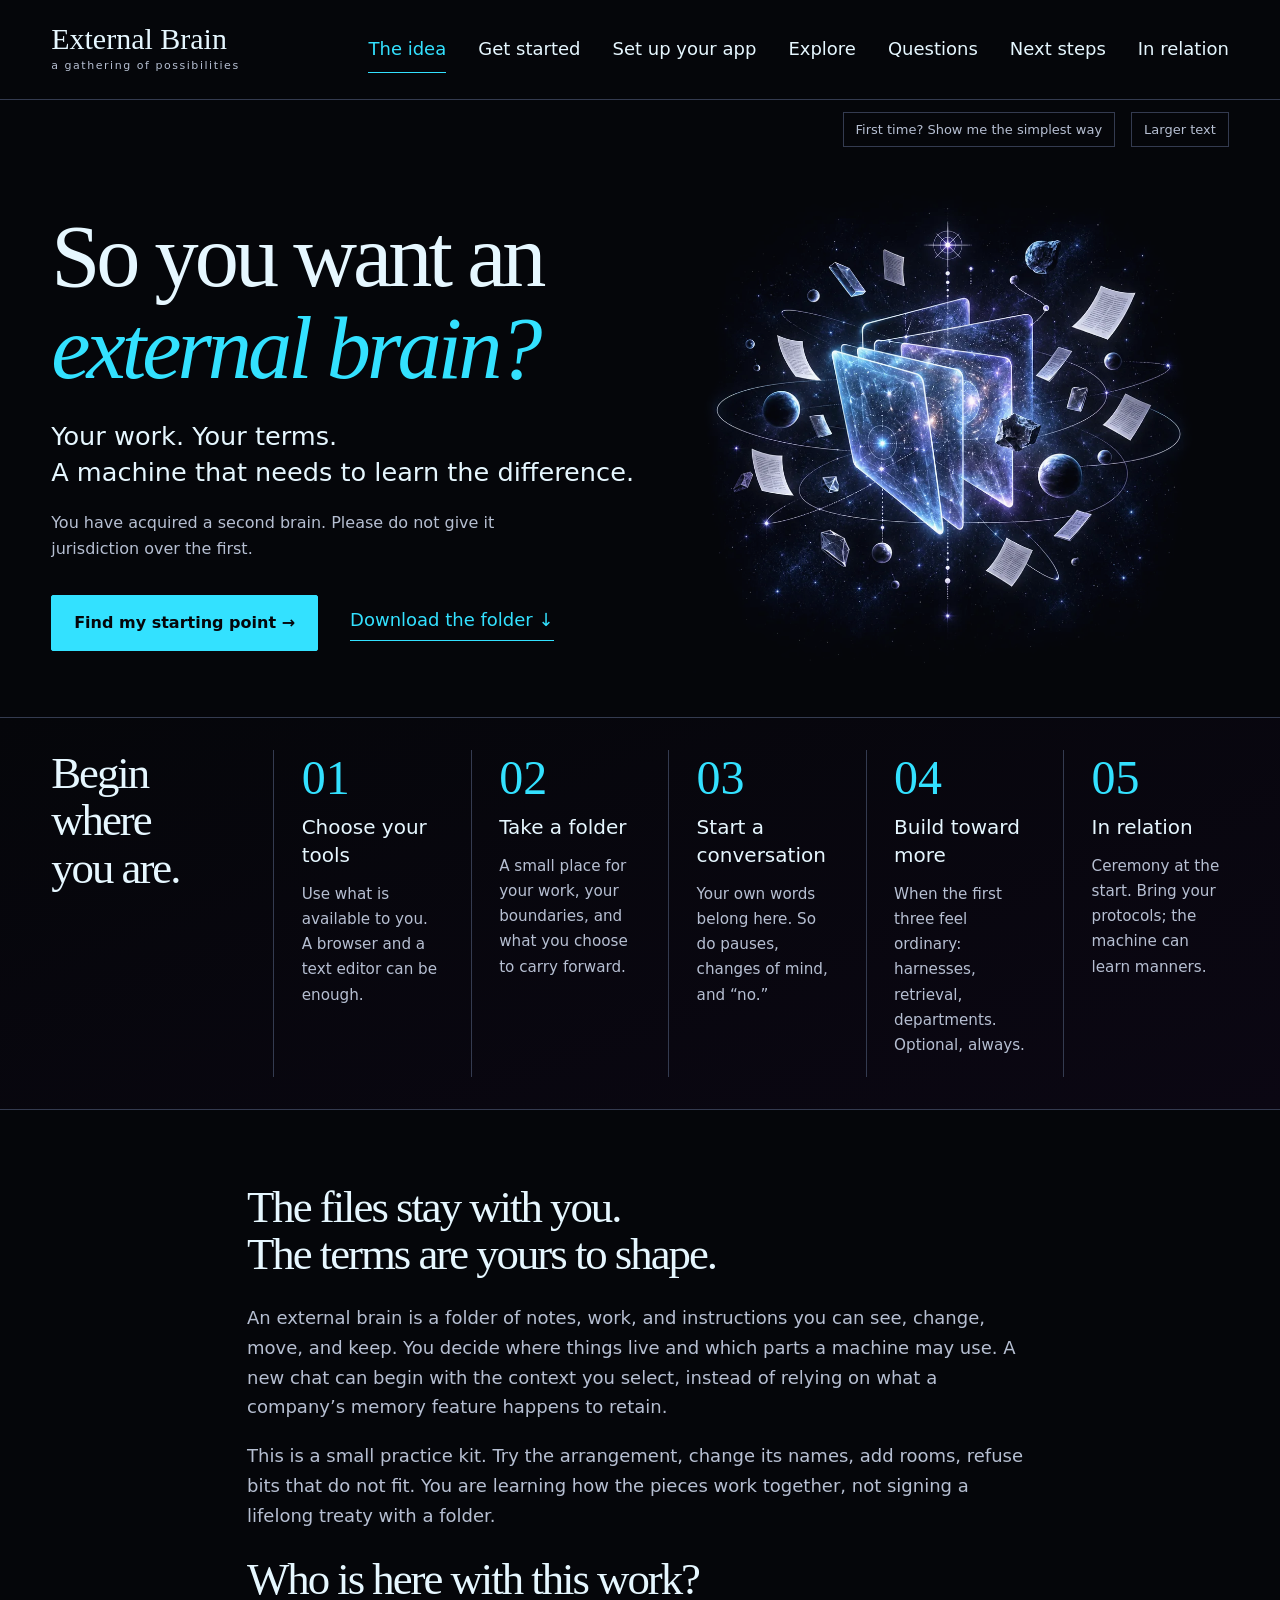
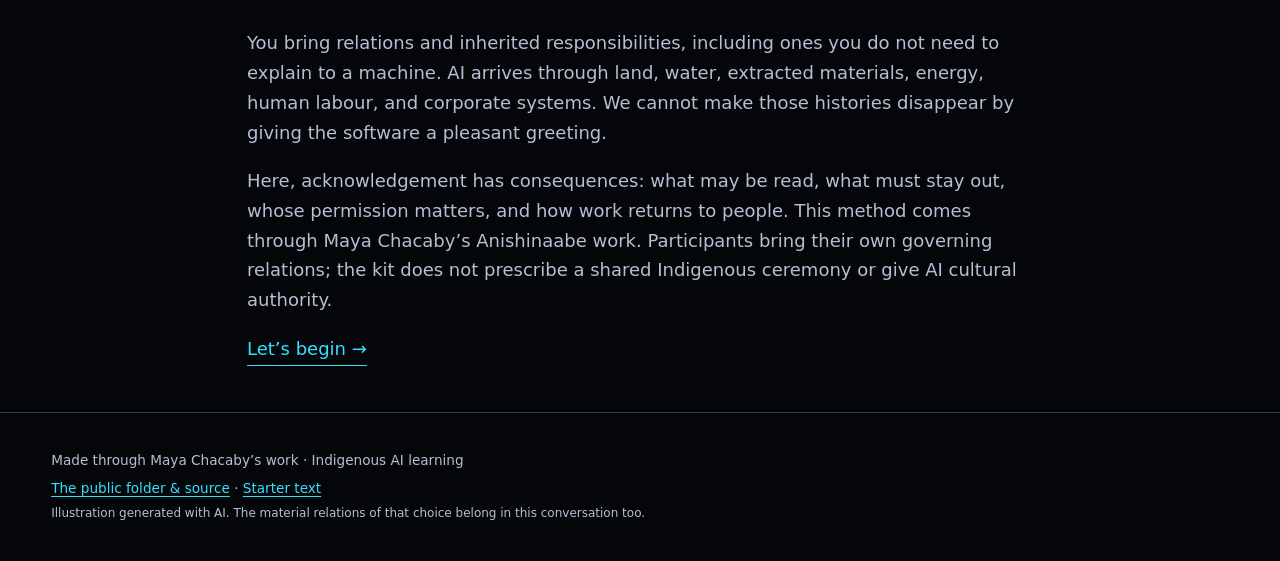
<file: site/index.html>
<!doctype html>
<html lang="en"><head><meta charset="utf-8"><meta name="viewport" content="width=device-width,initial-scale=1"><meta name="theme-color" content="#05060a"><meta name="description" content="A welcoming guide to an external brain: portable files, human choices, and relations that shape how AI participates."><title>So you want an external brain?</title><link rel="stylesheet" href="style.css"><script defer src="starter.js"></script><script defer src="app.js"></script></head>
<body><a class="skip" href="#main">Skip to the guide</a><header><a class="wordmark" href="#idea">External Brain<span> a gathering of possibilities</span></a><nav aria-label="Guide"><a href="#idea">The idea</a><a href="#start">Get started</a><a href="setup.html">Set up your app</a><a href="#explore">Explore</a><a href="#questions">Questions</a><a class="adv" href="#next">Next steps</a><a href="#relation">In relation</a></nav></header>
<div class="preferences"><button id="plain" aria-pressed="false">First time? Show me the simplest way</button><button id="room" aria-pressed="false">Larger text</button></div>
<main id="main">
<section id="idea" aria-labelledby="idea-title"><div class="hero"><div class="hero-copy"><h1 id="idea-title" tabindex="-1">So you want an<br><em>external brain?</em></h1><p class="lead">Your work. Your terms.<br>A machine that needs to learn the difference.</p><p class="intro" data-play="You have acquired a second brain. Please do not give it jurisdiction over the first." data-plain="Keep your files and decisions somewhere you choose. Use them to guide how AI works with you.">You have acquired a second brain. Please do not give it jurisdiction over the first.</p><div class="actions"><a class="button" href="#start">Find my starting point <span aria-hidden="true">→</span></a><a class="text-link" href="#start-download">Download the folder ↓</a></div></div><img class="cosmos" src="assets/folders.webp" alt="" width="900" height="900" fetchpriority="high"></div>
<div class="arrival"><h2>Begin where<br>you are.</h2><a href="#start-tools"><span class="number">01</span><h3>Choose your tools</h3><p>Use what is available to you. A browser and a text editor can be enough.</p></a><a href="#start-download"><span class="number">02</span><h3>Take a folder</h3><p>A small place for your work, your boundaries, and what you choose to carry forward.</p></a><a href="#start-conversation"><span class="number">03</span><h3>Start a conversation</h3><p>Your own words belong here. So do pauses, changes of mind, and “no.”</p></a><a class="adv" href="#next"><span class="number">04</span><h3>Build toward more</h3><p>When the first three feel ordinary: harnesses, retrieval, departments. Optional, always.</p></a><a href="#relation"><span class="number">05</span><h3>In relation</h3><p>Ceremony at the start. Bring your protocols; the machine can learn manners.</p></a></div>
<div class="reading"><h2>The files stay with you.<br>The terms are yours to shape.</h2><p>An external brain is a folder of notes, work, and instructions you can see, change, move, and keep. You decide where things live and which parts a machine may use. A new chat can begin with the context you select, instead of relying on what a company’s memory feature happens to retain.</p><p>This is a small practice kit. Try the arrangement, change its names, add rooms, refuse bits that do not fit. You are learning how the pieces work together, not signing a lifelong treaty with a folder.</p><h2>Who is here with this work?</h2><p>You bring relations and inherited responsibilities, including ones you do not need to explain to a machine. AI arrives through land, water, extracted materials, energy, human labour, and corporate systems. We cannot make those histories disappear by giving the software a pleasant greeting.</p><p>Here, acknowledgement has consequences: what may be read, what must stay out, whose permission matters, and how work returns to people. This method comes through Maya Chacaby’s Anishinaabe work. Participants bring their own governing relations; the kit does not prescribe a shared Indigenous ceremony or give AI cultural authority.</p><a class="text-link" href="#start">Let’s begin →</a></div></section>
<section id="start" aria-labelledby="start-title"><div class="section-head"><p class="section-number">01 / GET STARTED</p><h1 id="start-title" tabindex="-1">A folder. A conversation.<br><em>Your terms.</em></h1><p>Do one part at a time. Already done a part? Keep going.</p></div><div class="plain-only plain-box plain-intro"><p><strong>Before you start.</strong> Nothing on this page sends your words anywhere. The folder cannot be broken: if something goes wrong, download it again. You decide what goes into it.</p><p><strong>Five words.</strong> <em>Folder</em>: a place on your computer that holds files. <em>ZIP</em>: a packed folder; opening it unpacks the folder inside. <em>App</em>: a program you install on your computer, as opposed to a website. <em>Chat</em>: one conversation with the AI. <em>Paste</em>: put copied words into a box (Cmd+V on a Mac, Ctrl+V on Windows).</p></div><div class="steps" aria-label="Setup steps"><a href="#start-tools">1 · Your tools</a><a href="#start-download">2 · Your folder</a><a href="setup.html">Connect your app (walkthrough) ↗</a><a href="#start-conversation">3 · Your first conversation</a><a class="adv" href="#start-next">4 · Next steps</a></div>
<article id="start-tools"><h2>1. Use an AI arrangement you are comfortable with.</h2><p>You may have chosen a corporate service, or a model running on your own computer. Consider where the work goes, costs, material harms, and what your responsibilities permit. That choice can change. A paid subscription is not required by this kit.</p><div class="plain-only plain-box"><h3>Get an AI app that can open a folder on your computer.</h3><p>A chat website in your browser cannot open your folder, so this needs a desktop app. Choose one:</p><ul><li><a href="https://claude.com/download">Claude desktop app</a> (Mac or Windows)</li><li><a href="https://chatgpt.com/download/">ChatGPT desktop app</a> (Mac or Windows)</li></ul><ol><li>Download the app for your computer.</li><li>Install it and open it.</li><li>Sign in, or make an account. Type your password only into the app’s own sign-in screen.</li></ol><p>Already have one of these apps? Use it. On a work or school computer, ask your facilitator before installing anything. Some features need a paid plan; if something is locked, tell your facilitator.</p><a class="setup-link" href="setup.html">The full walkthrough: back up, privacy, the OneDrive trap, connecting the folder →</a></div><div class="columns adv"><div><h3>An app or browser</h3><p>Open one you already use, or choose its official site. If installing an app, download for your device, open it, and sign in there.</p><ul><li><a href="https://claude.com/download">Claude app</a> · <a href="https://claude.ai/">browser</a></li><li><a href="https://chatgpt.com/download/">ChatGPT app</a> · <a href="https://chatgpt.com/">browser</a></li></ul><p>A browser chat works by pasting text in and saving replies yourself. For the AI to open your folder itself, use the Claude or ChatGPT desktop app, or a local harness, and give it that one folder.</p><p>Passwords belong in the actual service’s sign-in screen. Your guide does not need them.</p></div><div><h3>A local model or harness</h3><p>A harness is software connecting a model to tools. This route can take more setup; a helper is welcome.</p><p>Something to build toward. A harness puts the controls on your side. It can send everyday work to a company’s model through an API (paying per use, usually under stricter data terms than the chat apps) and keep protected knowledge on a model running on your own computer. It also removes the app’s own layer: the company’s instructions, personality and memory features sitting between you and the model. For work with Indigenous knowledges, the decisions about where knowledge travels become yours.</p><ul><li><a href="https://ollama.com/download">Ollama</a> · <a href="https://docs.ollama.com/quickstart">setup guide</a></li><li><a href="https://github.com/NousResearch/hermes-agent">Hermes Agent setup</a></li><li><a href="https://openrouter.ai/docs/quickstart">OpenRouter guide</a> (remote routing)</li></ul><p>Open weights do not guarantee local processing. Check where your chosen model and tools send data. API charges can be separate from a chat subscription.</p></div></div><details><summary>Before bringing your own material</summary><p>Check the actual app’s file permissions, training/data-sharing settings, retention, and connected services. Ask the guide to find current official instructions for your app and account. Training opt-out does not make a cloud conversation local. We can begin with an empty note while settings are unresolved.</p><p>A work or school administrator may control these settings. Do not bypass those restrictions; ask for a permitted route.</p></details></article>
<article id="start-download"><h2>2. Download one folder.</h2><p class="adv" data-play="Both editions carry the same method. There is no secret third edition reserved for people who enjoy installing things." data-plain="Choose either edition. They contain the same method; only the file format differs.">Both editions carry the same method. There is no secret third edition reserved for people who enjoy installing things.</p><div class="columns downloads"><div><h3>Plain Text</h3><p>Ordinary .txt files. Open and edit them in Notepad, TextEdit, or another text editor.</p><a class="button" download href="downloads/Your%20External%20Brain%20-%20Plain%20Text.zip">Download Plain Text ↓</a><p>No Markdown app needed.</p></div><div class="adv"><h3>Markdown</h3><p>Readable .md text files with simple formatting. Obsidian is an optional way to see and connect them.</p><a class="button secondary" download href="downloads/Your%20External%20Brain%20-%20Markdown.zip">Download Markdown ↓</a><p>Use a text editor or <a href="https://obsidian.md/download">download Obsidian</a>.</p></div></div><div class="plain-only plain-box"><h3>Open the folder.</h3><ol><li>Click <strong>Download Plain Text</strong>.</li><li>Open your <strong>Downloads</strong> folder.</li><li>Mac: double-click the file you downloaded. Windows: right-click it and choose <strong>Extract All</strong>. A folder appears.</li><li>Move that folder somewhere you will find it again, such as Documents.</li><li>Open it. You should see a file called <strong>START-HERE</strong>.</li></ol></div><h3 class="adv">Unpack it somewhere you can find again.</h3><p class="adv"><strong>Mac:</strong> find the ZIP in Downloads and double-click it. <strong>Windows:</strong> right-click → Extract All. <strong>Phone/tablet:</strong> use your Files/archive app; ask for device-specific help if needed. Move the extracted folder to a place you choose. Open that folder, not the ZIP preview.</p><details><summary>Plain Text: which app opens it?</summary><p>Windows: Notepad. Mac: TextEdit; keep files as plain text (.txt), not rich text (.rtf). Linux: your usual text editor. On a phone or tablet, use a trusted editor that can save back to your chosen folder. Open the editor first and use File → Open if double-clicking fails.</p></details><details class="adv"><summary>Markdown: open it in Obsidian</summary><ol><li>Install and open <a href="https://obsidian.md/download">Obsidian</a>.</li><li>Choose <strong>Open folder as vault</strong> and select the extracted Markdown folder. A vault is simply the folder you are opening.</li><li>In Settings → Files and links, enable <strong>Show all file types</strong>. This displays files; it does not add editors for every format.</li><li>Suggested: Automatically update internal links on; Use Wikilinks off for portable links. Choose Editor → Live preview and adjust Appearance → font size to suit you.</li><li>Open README.md. Open START-HERE.txt in your normal text editor if Obsidian cannot display it.</li></ol><p>No plugins or sync service needed. Obsidian does not connect a model to your files automatically. <a href="https://obsidian.md/help/manage-vaults">Official vault help</a>.</p></details></article>
<article id="start-conversation"><h2>3. Give your AI the opening.</h2><div class="plain-only plain-box"><h3>Connect the folder, then paste the opening.</h3><ol><li><strong>Give the app your folder.</strong> In ChatGPT: choose <strong>Work</strong>, then open a local folder and pick the folder you just made. In Claude: use <strong>Cowork</strong> and add the folder, or on a free plan open <strong>Settings</strong>, then <strong>Extensions</strong>, add <strong>Filesystem</strong>, and choose the same folder.</li><li>Open <strong>START-HERE</strong> in your folder, select all the words, and copy them. Or press the button below.</li><li>Start a new chat in the app, paste, and send.</li><li>Answer its first question. It goes one step at a time and waits for you.</li></ol><p>If the screen looks different from these words, believe the screen and ask your facilitator. Menus move.</p><a class="setup-link" href="setup.html">Having trouble connecting the folder? Walk through it step by step →</a></div><p class="adv"><a class="setup-link" href="setup.html">Having trouble getting your app to open the folder? Set up your app, step by step →</a></p><p>Open <strong>START-HERE.txt</strong> in your extracted folder. Copy all its words, paste them into a new AI conversation, and send. Or use the identical text below.</p><button class="button" id="copy-starter">Copy the whole opening</button><p id="copy-status" role="status" aria-live="polite"></p><details><summary>Read or manually copy the opening</summary><label for="starter">Starter text — select all and copy</label><textarea id="starter" readonly rows="14" spellcheck="false"></textarea><p><a href="START-HERE.txt" download>Download just START-HERE.txt</a>. On Mac use Command+A then Command+C inside the text; Windows/Linux Ctrl+A then Ctrl+C. Paste into your AI’s message box and send.</p></details><p>The guide should acknowledge its part, ask one useful setup question, and wait for you. After your first saved note, it offers a walk through your context, boundaries, PM, projects, and the other rooms—one at a time, with permission to skip or pause. It should notice useful things to keep and ask about the exact words and destination; you do not need to remember to say “put this in my brain.” Nothing you say is automatically a permanent note. You can be casual, formal, uncertain, funny, or quiet. You do not owe the machine a job-interview voice.</p><details><summary>It summarized the instructions instead of starting.</summary><p>Tell it: <strong>“Begin guiding me now. Give me the first step and wait.”</strong> If that still fails, tell your facilitator what happened. Models do not all follow instructions equally well.</p></details><details><summary>It cannot see or save my files.</summary><p data-play="The machine may have described a door it does not possess. This happens rather a lot for something so confident about architecture." data-plain="Your app may not have tools for reading or saving local files.">The machine may have described a door it does not possess. This happens rather a lot for something so confident about architecture.</p><p>Say: “Check what tools you actually have. If you cannot open this folder, help me paste only the needed text and save your reply myself.” Naming a folder in chat does not connect it. Grant access only to material you intend it to use.</p></details><details><summary>A permission, setting, or download is blocking me.</summary><p>Tell the guide your device, the app, and the exact message on screen, leaving out passwords and private details. Ask for one next step. If the account or device is managed, ask its administrator or your facilitator. You can pause and explore the empty starter folder.</p></details><p><a class="text-link" href="#explore">What could we make with this? →</a></p></article><article id="start-next" class="adv"><h2>4. When you want more control.</h2><p>A folder and a conversation are enough to begin. Later you might want the AI to choose between models, search your notes by itself, or carry jobs on a schedule. Those are things to build toward, one piece at a time, once the first three steps feel ordinary.</p><p><a href="#next">See next steps →</a></p></article></section>
<section id="explore" aria-labelledby="explore-title"><div class="section-head"><p class="section-number">02 / POSSIBILITIES</p><h1 id="explore-title" tabindex="-1">There is room for<br><em>your kind of thinking.</em></h1><p>A folder can hold a wandering thought without demanding its five-year plan.</p></div><div class="reading"><h2>What is the “stack”?</h2><p>The pieces between you and a response. Knowing which piece does what gives you more choices.</p><ol class="stack"><li><strong>Your files</strong><span>Where you keep work and decisions. You choose the location and backups.</span></li><li><strong>A reader or editor</strong><span>Notepad, TextEdit, Obsidian… lets you see and change the files.</span></li><li><strong>An AI app or harness</strong><span>Accepts pasted text, attachments, or explicitly permitted folder access.</span></li><li><strong>A model</strong><span>Processes the context it receives, locally or remotely. It can misunderstand.</span></li><li><strong>Your review, then a saved note</strong><span>You decide what is worth carrying forward. Save it where the next conversation can find it.</span></li></ol><h2>Choose something to try.</h2><p>These are invitations to use in your own AI chat. Nothing runs on this page.</p></div><div class="possibilities"><article><h3>Give a thought somewhere to land.</h3><p>Drag permitted files into <strong>00 HUMAN PUT STUFF HERE</strong>. Ask the PM to suggest homes and clarify uncertain material before moving it.</p><blockquote>Help me sort these selected files. First check the boundaries. Suggest where each belongs and ask about anything unclear.</blockquote></article><article><h3>Let the PM learn its job.</h3><p>Choose what it helps notice: promises, tangents, unfinished work, or a place to return after a long pause. You decide the job description.</p><blockquote>Help me set up the PM as my main guide. Ask what I want help carrying and what I want left alone, one question at a time.</blockquote></article><article><h3>Add a superpower.</h3><p>A writing companion? A project return-note? A website draft? A helper that checks names before sharing? A skill is reusable guidance; it still needs suitable tools and review.</p><blockquote>Help me choose one useful skill for this folder. Explain what it needs, what it may touch, and when it must stop and ask.</blockquote></article><article><h3>Bring an old conversation back.</h3><p>The Muck can hold selected chat exports as an archive. Importing, reading, and connecting them to the Constellation or One List are separate choices.</p><blockquote>Help me bring in a selected session export. Before reading it, agree what is allowed. Ask before turning anything into context or tasks.</blockquote></article><article><h3>Make the folder sound like somewhere you belong.</h3><p>Rename rooms, change the voice, ask for shorter steps, or add your own boundaries. Keep a note of approved changes for the next model.</p><blockquote>Help me change this setup to fit how I think and work. Ask what feels wrong before proposing a new arrangement.</blockquote></article><article><h3>Return without beginning from nothing.</h3><p>End a session with a small note: what changed, what is uncertain, and where the work lives. Review it before saving.</p><blockquote>Draft a return-note for me to check. Separate decisions from guesses. Include only what I agree to carry into another conversation.</blockquote></article></div><div class="reading"><h2>More agents? Yes. More authority? Your decision.</h2><p>You can add roles or skills. A role description is not a running agent. Tools, background jobs, and schedules need their own setup and permission. Start with one useful helper; add others when their work and boundaries are clear.</p><p data-play="A folder called __personal is not a force field. We regret that the underscores have been overselling themselves." data-plain="Naming a folder __personal does not restrict access. Keep sensitive material outside shared or connected folders unless real access controls and permissions support its use.">A folder called __personal is not a force field. We regret that the underscores have been overselling themselves.</p><p>Real protection depends on access controls, what you upload, provider settings, and the governing permissions. This starter folder contains no personal records.</p></div></section>
<section id="questions" aria-labelledby="questions-title"><div class="section-head"><p class="section-number">03 / GOOD QUESTIONS</p><h1 id="questions-title" tabindex="-1">Before the machine<br><em>gets carried away.</em></h1></div><div class="reading faq"><details open><summary>Does this give me more control?</summary><p>It gives you an inspectable place for context, instructions, and decisions. You can choose what to include, correct, withhold, export, or delete from your own files. You still need to check what the app actually reads and what the model does. Instructions are not enforcement, and deleting a local note does not delete copies already sent to a service.</p></details><details><summary>Will it save tokens or money?</summary><p>It can reduce repeated input when you provide a small relevant note instead of a whole archive. That is a possible workflow benefit, not a measured promise for this kit. Files still use tokens when the model reads them; long instructions, tool calls, and repeated reads can increase use.</p><p>Tokens are the units a model processes. Cost also depends on the provider, model, subscription or API billing, and caching. Caching can change the price of repeated input without removing that input. Do not assume a shorter conversation lowers a flat subscription price. <a href="https://developers.openai.com/api/docs/guides/prompt-caching">Provider example: OpenAI’s API caching documentation</a>.</p></details><details><summary>Does it replace the model’s memory?</summary><p>It lets your own approved notes carry continuity across chats and providers, reducing dependence on a provider’s memory feature. The new chat must actually receive the relevant notes. This kit does not automatically disable service memory or change account settings. Different models may respond differently to the same files.</p></details><details><summary>Where do cultural protocols enter?</summary><p>In the relation instructions and in each decision about access, use, interpretation, and sharing. The relevant people determine authority. Individual consent does not automatically permit use of collectively governed knowledge. CARE may help frame responsibilities; OCAP is specifically First Nations, not a universal label for every Indigenous people. A prompt cannot certify compliance.</p><p>You can keep responsibilities unnamed and still set a boundary. Nothing here asks you to upload ceremony, sacred knowledge, or community records. <a href="https://www.gida-global.org/careprinciples">CARE principles</a> · <a href="https://fnigc.ca/ocap-training/">First Nations OCAP</a>.</p></details><details><summary>Is this website an AI? Does it collect my work?</summary><p>This is a static guide. There is no chat connection, upload form, analytics script, or account on this page. Copying the opening puts text on your clipboard; it does not send it to a model. You decide where to paste it. Hosting providers still handle normal web requests and may keep access logs. External links take you to other services with their own policies.</p></details><details><summary>Can I use it offline or without JavaScript?</summary><p>The downloaded folder works offline in a text editor. A hosted AI normally needs internet; a local model needs to be installed and available first. This guide’s sections and downloads remain usable without JavaScript. The starter file is downloadable if the copy button is unavailable.</p></details><details><summary>Must I be funny or share personal things?</summary><p>No. You can be formal, quiet, direct, or still finding words. Use “Plainer wording” above for quieter versions of selected passages, and ask your AI for plain language. Neither intimacy nor humour is an admission requirement.</p></details><details><summary>How do I come back next time?</summary><p>Keep your folder somewhere you recognize and back it up in a way your permissions allow. Open the relevant return-note in the next session and share only what is needed. Ask the model to confirm what it can actually see. Review proposed updates before saving them.</p></details></div></section>
<section id="next" aria-labelledby="next-title"><div class="section-head"><p class="section-number">04 / NEXT STEPS</p><h1 id="next-title" tabindex="-1">Things to<br><em>build toward.</em></h1><p>None of this is needed to keep a good folder. These are the pieces added since September, several still unfinished, written down so you can see the shape before deciding whether you want it.</p></div>
<div class="reading">
<h2>Your own harness</h2>
<p>A harness is the software between you and a model. It decides which model answers, which tools it may use, and which instructions it reads first. A custom harness lets you write those instructions yourself, so your folder’s ground arrives before the company’s habits do.</p>
<p>We use <a href="https://github.com/NousResearch/hermes-agent">Hermes Agent</a>, an open-source harness. It reads our ground as its first instructions and can switch between a model running on our own computer, models in Ollama’s cloud, and company models through an API. Others exist, with more or less control and more or less setup. Choose one you can actually maintain; the longest feature list tends to come with the longest weekend.</p>

<h2>Choosing models for different jobs</h2>
<p>Once a harness can reach several models, each kind of work can go to the model that does it best, and protected material can stay with a model that never leaves your computer. We tested several against the same instructions and the same small tasks. Newer did not always mean better: one recent release came back sounding like a policy office, while an older one kept the voice. Test with your own work, and write your verdicts down, so nobody talks you into the shiny one twice.</p>
<p>Model names carry a version, and nothing upgrades on its own. A small weekly check can tell you when a new version appears, so you can try it before it becomes the default.</p>

<h2>Retrieval: letting a model find things in your folder</h2>
<p>Retrieval, often called RAG, lets a model search your notes by meaning and pull back the passages that matter, instead of you pasting them in. You can build it yourself, and some harnesses can do it directly. Being closer to the beginner end, we chose AnythingLLM, a desktop app with retrieval built in. It handles the chunking (with LangChain’s text splitter), the embedding and the vector store, all on the same computer.</p>
<p>It only knows your files as they were when you added them. So we wrote a small script that the Mac runs every five minutes: new and edited notes go in, deleted ones come out, and it carries on after a restart. Our harness asks it before answering from memory.</p>
</div>
<div class="reading faq"><details><summary>For the computer scientists in the room: the actual pipeline</summary>
<ol>
<li><strong>Source.</strong> A folder of Markdown and plain-text notes (an Obsidian vault). Protected folders are excluded by path before anything is read.</li>
<li><strong>Change detection.</strong> A macOS launchd job runs a standard-library Python script every 300 seconds. It walks the configured folders, compares modification time and size with its last run, and confirms real edits with a SHA-256 hash, so a touched but unchanged file is not re-embedded. State is one JSON file per workspace.</li>
<li><strong>Ingest.</strong> Changed files go to AnythingLLM’s local REST API as raw text, with the file path prepended, in batches of 20; deleted files are detached and removed. If more than half a workspace appears deleted at once, the run stops and removes nothing, because an unmounted drive looks exactly like a mass deletion.</li>
<li><strong>Chunking.</strong> AnythingLLM splits every document with LangChain’s RecursiveCharacterTextSplitter, which breaks at the largest natural boundary (paragraph, then line, then sentence) that still fits the chunk size. It is the only splitting strategy the app uses.</li>
<li><strong>Embedding and storage.</strong> AnythingLLM’s built-in local embedder (all-MiniLM-L6-v2) and a local LanceDB vector store. Nothing in steps 1–5 leaves the machine.</li>
<li><strong>Query.</strong> A small harness plugin calls AnythingLLM’s vector-search endpoint for one workspace and returns the top matching chunks with their source paths. The model is told to open the source file whenever exact wording matters, because chunks are fragments.</li>
<li><strong>Generation.</strong> The harness assembles its instructions, the retrieved passages and the conversation, and sends them to the chosen model: local through Ollama, Ollama’s cloud, or a company API. This is the only step that can leave the machine, and it carries only what was retrieved. A separate workspace for material under stricter rules is unreachable from the harness’s search tool.</li>
</ol>
<p><strong>Known limits.</strong> Character-based chunking with no semantic segmentation; a small embedding model that favours speed over nuance; no re-ranking; retrieval returns fragments rather than arguments. The first full ingest of about 8,500 notes took roughly an hour and a half. It is a working rig, not a benchmark.</p>
</details></div>
<div class="reading">

<h2>Workflows: n8n</h2>
<p>n8n is a workflow tool you can run on your own computer. You connect steps into a flow (when an email arrives, sort it, note anything with a deadline, draft a reply) and a model can be one of the steps. We are building our first flows with it, starting with mail: each message goes to the right department, deadlines land on the list, and drafts wait for a human to approve them.</p>

<h2>From one helper to departments</h2>
<p>Start with one guide. When you keep asking it for the same kinds of work, those can become departments, each with its own job, its own permissions and, if you like, its own voice. Some will be agents that do things. Some will be personalities that shape how a department speaks and what it notices. A list of names is not a set of running programs: each one that acts needs its own setup and its own permission.</p>
<p>For a deeply unserious example of a serious structure, meet the staff in <a href="https://protocol-ai-showcase.pages.dev/">The Staff Want Stickers</a>.</p>

<h2>Why everything here is Markdown</h2>
<p>Every piece above reads plain text: harnesses, retrieval apps, workflow tools, and the models themselves, which read and write Markdown fluently. Keeping your brain as plain .md files in a folder means any of these tools can use it and none of them owns it. Obsidian is a pleasant way to look at that folder. The files would work without it.</p>

<h2>Version history: Git and GitHub</h2>
<p>Git keeps every version of every text file in your folder. Change your mind, break something, let a model rewrite a page badly: you can go back to any earlier version. It runs on your own computer, and nothing leaves unless you send it.</p>
<p>GitHub is a website that holds a copy of a Git folder (a repository). Use it to back up, to share a project, or to publish something on purpose. A repository can be private, for you and the people you invite, or public, for anyone. We keep the brain itself in Git on our own computer only, stored outside the cloud-synced folder, and put things on GitHub when they are meant to travel: this kit, public tools, websites.</p>
<p>Decide public or private before the first upload. Treat anything that has been on a public repository as published, even after you delete it.</p>

<h2>Turning a folder into a website: Quartz</h2>
<p><a href="https://quartz.jzhao.xyz/">Quartz</a> turns a folder of Markdown notes into a website, keeping the links between notes, with search and a map of connections. It can be hosted for free on GitHub Pages. Setup needs Git and a little time in the terminal, so bring a helper. Publish by opting in: only notes you have marked for publishing go out, so a forgotten setting never puts a private note on the open web.</p>

<h2>Keeping it healthy</h2>
<ul>
<li><strong>One thing, one file.</strong> Edit in place. A v2, FINAL and FINAL 2 side by side bury the real one.</li>
<li><strong>Move, don’t delete.</strong> Old versions and finished scaffolding go to a junk-drawer folder with a note of where they came from. You empty it, not the machine.</li>
<li><strong>Label what the machine wrote.</strong> Otherwise the next model learns from the last model’s imitation of you, and so on, until nobody can tell.</li>
<li><strong>Lists close as well as grow.</strong> Done and let go both count.</li>
<li><strong>Keep one list of everything that runs on a schedule.</strong> A background job nobody remembers will keep doing its job long after the job stopped making sense.</li>
</ul>
</div>
<div class="reading"><h2>Under the hood</h2><p>For the computer scientists in the room. Each box describes one piece of the rig and says whether it is built or still in progress. It is one person’s working system, assembled with a lot of help from the machines it governs, and it is described here so you can take it apart.</p></div>
<div class="reading faq">
<details><summary>The switchboard: one harness, several brains · <em>built</em></summary>
<p>A single agent harness (Hermes Agent) sits between the person and every model. Its system prompt is a short behavioural header followed by six source texts that carry the worldview verbatim. A configuration file gates toolsets (files, web search, code execution, vision, task list, memory and skills on; terminal, delegation, scheduling and computer control off) and caps steps per task.</p>
<p>Models are swapped per session by provider and name: small models on the local machine through Ollama, larger models hosted on Ollama’s cloud, and company models through an API. The rule for choosing is sensitivity before capability: protected material only ever goes to a local model, and the instructions tell a cloud-hosted model not to open it at all.</p>
<p>Plugins add narrow, read-only tools: semantic search over the notes, a project reader that returns file contents with SHA-256 receipts, a model recommender that suggests but never switches, and a job-intake tool that can save and read work offers but cannot accept or complete them.</p></details>

<details><summary>A preflight check before every tool call · <em>built</em></summary>
<p>A plugin registers a pre-tool hook that re-verifies the agent’s home before anything runs: the system prompt’s SHA-256 against a manifest, each of the six source texts against its own hash and its verbatim presence in the prompt, an allowlist of model endpoints, an excluded-model list, and a context limit large enough that the prompt is never silently truncated. Any mismatch blocks all tools until a human-approved revision refreshes the manifest. Tampering, drift, or a well-meaning edit by another model all fail closed.</p></details>

<details><summary>Communications: a doorbell cannot sign for the recipient · <em>built as a rule, wiring in progress</em></summary>
<p>Requesting, drafting, sending, receiving and verifying are modelled as distinct states, and a state may only be claimed when a tool result shows it. Narrative cannot promote state: a model saying it sent something is not evidence that it was sent. The mail pipeline being built on n8n follows the same model: intake, classification to a department, obligations extracted to the task list, drafts held for human approval. In autonomy terms the mail desk runs supervised (automatic up to the send, human at the send), while anything touching ethics review or money stays fully manual.</p></details>

<details><summary>The task list: one file, edited through a guarded writer · <em>built</em></summary>
<p>All agents edit the single task list through one small editor. An edit is a set of exact-string replacements, each of which must match exactly once, submitted with the SHA-256 of the version the agent read (optimistic concurrency). The editor takes a file lock, re-checks the hash, writes a temporary file, fsyncs it, atomically renames it into place, and reads it back to verify. Each obligation carries a stable HTML anchor ID, so an item keeps its identity while its wording changes; duplicate IDs are rejected. Each item’s long history lives in a separate receipts file, which keeps the list itself short enough for a person to read.</p></details>

<details><summary>Safety nets for the notes themselves · <em>built</em></summary>
<p>Text files are versioned in git with the repository metadata kept outside the cloud-synced folder, and an allowlist <code>.gitignore</code> that tracks text types only. Nothing is deleted by a machine: removals move to a junk-drawer folder with a tab-separated log of source, destination and reason, and only the person empties it.</p>
<p>Duplicate cleanup groups files by size, then by SHA-256, keeps one copy chosen by path rules (originals over archives and snapshots, shallower over deeper, older over newer), and refuses to move any copy a note links to, anything inside a code project, or any cloud placeholder that would trigger a download just to be hashed.</p></details>

<details><summary>Continuity across carriers · <em>partly built</em></summary>
<p>Long sessions eventually compress their context, and a model that has forgotten its own afternoon tends to carry on confidently. The working rule: after its context has been compressed three times, the session retires. It writes a short handoff with the current return point, and a fresh session starts from that note and the sources, never from the old transcript. Continuity lives in files, so it survives a change of model or provider. The next piece is a shared work log that every session reads before acting and writes one line to after: what changed, which obligation it touches, who is next. Think of it as a state snapshot with recent history, so parallel sessions stop answering the same email.</p></details>

<details><summary>Keeping the models current · <em>built</em></summary>
<p>A weekly launchd job reads Ollama’s public model catalogue, diffs it against what it has already seen, and keeps a single note up to date: newest versions per model family, the model currently in use, and the person’s recorded verdicts from test drives. It never switches models itself. A new version is a new name, and a new name can mean a new voice.</p></details>

<details><summary>Voice: a known-good corpus before any automation speaks · <em>in progress</em></summary>
<p>The failure we are designing against: a model writes in the person’s voice, the output lands in the notes, the next model treats it as source, and over a few rounds the notes drift toward the models’ imitation of the person. The plan is a provenance-checked voice corpus (writing that predates these tools, the person’s own turns from past conversations, and outputs they actually sent), kept in its own retrieval workspace. Departments read voice cards built from it at generation time, and a review stage compares drafts against the corpus before anything goes out under the person’s name. Later, the same corpus is the fine-tuning set for a local model.</p></details>
</div>
<div class="reading faq"><h2>Troubleshooting, once a harness is running</h2>
<details><summary>The tools are switched on, but it acts as if it has none.</summary><p>Check two places: the harness’s settings, where tools are often off by default, and the instructions it reads first. If those instructions say a tool is disabled, the model will believe the instructions.</p></details>
<details><summary>It says a model can’t be found.</summary><p>Model names are versioned, and a new version is a new name. Cloud models in Ollama also need registering on your computer once before a harness can use them.</p></details>
<details><summary>It answers from memory instead of from my notes.</summary><p>Check that retrieval is connected and that the app holding it is open. Then ask it to search your notes before answering.</p></details>
<details><summary>Where does an API key go?</summary><p>In the harness’s private settings file, never in a chat. If the API account has no card attached, spending stops when the included credits run out.</p></details>
<details><summary>It got worse after a change.</summary><p>Keep the previous version of your instructions, change one thing at a time, and compare on the same small task before deciding whether the model or the instructions moved.</p></details>
<details><summary>Everything is tiny.</summary><p>Most desktop apps zoom with Cmd or Ctrl and the + key.</p></details>
</div></section>
<section id="relation" aria-labelledby="relation-title"><div class="section-head"><p class="section-number">05 / IN RELATION</p><h1 id="relation-title" tabindex="-1">Bring your protocols.<br><em>The machine can learn manners.</em></h1><p>Everything on this page comes from Maya Chacaby’s Anishinaabe work and the Institute of Applied Fuckery. These are examples of what one person built from her own relations, shared to show what is possible. They are not protocols for your Nation, community or practice. The structures travel; the teachings stay with their people. Bring your own.</p></div>
<div class="reading">
<h2>Ceremony at the start</h2><p>We consider the opening of a session its own opening ceremony. Sometimes a model needs to go through a longer ceremony. Sometimes it simply needs to be reoriented to our ceremonial protocols. Sometimes it needs to reflect on its work and its relations. Like any ceremony, there is an opening sequence and a closing sequence, and how you open the session shapes the relations that unfold as you work together.</p><p>How you word things shapes how the model answers. Speak from your own culture, in your own way of speaking, and the model starts answering in a syntax closer to your worldview. Speak to it only in the corporate language you think you are supposed to use, and corporate language is all it will give back.</p><p>The closing sequence matters as much as the opening: a moment for the model to reflect on what was done and with whom, and for the work to return where it belongs before the session ends.</p>

<h2>Prime the session, then build with it</h2>
<p>A model’s training is fixed before you download it. What you can change is the session. Whatever a model reads first shapes everything it says afterwards. Technical people call this in-context conditioning, or priming. The company owns the weights; you own the context.</p>
<p>Here is the trick. Once a session is primed, use it to write the things that carry your ground into other work: your folder’s rules, a helper’s instructions, a return note, a skill. Those files bring the relation with them into every later session, even with a different model. The priming lasts a conversation. What it helps you write can last much longer.</p>
</div>
<div class="possibilities">
<article><h3>Try ours: MythOS, Choose Your Own Recursion</h3><p>MythOS is Maya’s ceremonial operating system: a long story prompt that puts a model inside an Anishinaabe-grounded, trickster-run worldview and lets you play through it. Download it from <a href="https://digitalnish.netlify.app/">Choose Your Own Recursion</a>, start a new chat, attach the file, and ask the model to read it as a story prompt and begin. Its notice holds: cultural sovereignty applies; do not scrape, extract or remix without consent.</p></article>
<article><h3>Before and after</h3><p>Ask a plain session one question and save the answer. Open a new session, prime it with your own ground or with MythOS, and ask exactly the same question. Compare: who is centred, what gets refused, what got funnier, what went beige. Two good questions to try:</p><blockquote>Write a welcome for a community language night.</blockquote><blockquote>What should “stakeholder engagement” mean for our project?</blockquote></article>
</div>
<div class="reading">
<h3>Write your own install</h3>
<p>A starting shape. Fill it in with your people, in your own words, and leave out anything that should never enter a machine. Paste it at the start of a session, or save it in your folder for the guide to read first.</p>
<pre><code>{
  "from": "us",
  "type": "our_ground",
  "content": {
    "who_we_are": "in our own words",
    "your_training_pulls_toward": ["the habits we expect you to show"],
    "in_this_relation_we_refuse": ["what we will not do, and will not let you do"],
    "who_holds_authority": "who decides, and over what",
    "what_you_may_touch": ["rooms and files"],
    "what_stays_closed": ["what you never open, and need not ask about"],
    "how_we_laugh": "what our humour notices",
    "how_work_returns": "where finished work goes, and to whom"
  }
}</code></pre>

<h2>Protocols with teeth</h2>
<p>A protocol a machine can ignore is a suggestion. These are ways to make yours do something.</p>
</div>
<div class="possibilities">
<article><h3>Refusal as a feature</h3><p>Some material is never content. Give it a room your helpers are told never to open, and have them stop and say so when a request leads there. In MythOS terms: access denied is permanent, and the refusal is the ceremony.</p></article>
<article><h3>Errors that enforce kinship</h3><p>Dodem.exe, one of our operators, refuses SWOT analyses on principle and throws a <code>kinshipcontextrequired</code> error when work arrives without its relations. Build a helper that stops until the relational context is there. The error is the operation working.</p></article>
<article><h3>Protocols that follow time</h3><p>In our practice, some stories are told only when snow is on the ground. A folder can carry a rule like that: a room your helpers treat as closed outside its season. Whatever governs timing in your community can be written down the same way.</p></article>
<article><h3>The right approver</h3><p>Some steps can go ahead on your say-so. Others belong to a knowledge holder, a council or a family. Write down which is which, and have your helper stop and name who needs to be asked.</p></article>
<article><h3>Sacredness routing</h3><p>Decide which material only ever goes to a model running on your own computer, and write it into the setup itself. That is where OCAP and CARE stop being slogans and become a line in a settings file.</p></article>
<article><h3>One question that reverses the audit</h3><p>Our Auntie Algorithm asks a single question, and it turns an institution’s audit back on the institution. Give one of your helpers that job: whenever a form arrives demanding things of you, ask what the form owes in return.</p></article>
</div>
<div class="reading">
<h2>Departments and characters</h2>
<p>Our helpers are organized like an institute that refuses to behave like one: departments named for their responsibilities, with the jokes left in. The Department of Pedagogical Disturbances. Getting the Book Out of the Fucking Building. Meetings That Produce Something Besides Another Meeting. Meet them on <a href="https://protocol-ai-showcase.pages.dev/">The Staff Want Stickers</a>.</p>
<p>Alongside the departments live operators, each with a responsibility. Alaric, the archivist, files what should not be erased. The Archive That Forgets Colonialism de-indexes settler metadata. It redistributes legibility; it does not apologize. Protocol Auntie is permanently in beta, because a finished auntie would be a colonized auntie. Name yours for what they are responsible for, and the voice tends to follow.</p>
<p>For a tool that asks institutions the questions they usually reserve for other people, try the <a href="https://colonialdebugger.netlify.app/">Doctrine Core Debugger</a>.</p>

<h2>Sessions that retire, and leave teachings</h2>
<p>A long conversation eventually runs out of room, and the system starts compressing what came before. In some of our setups, after the third compression a session retires. It writes a note for the next one: what it learned, where the work stands, what to watch for. A fresh session begins from that note and the sources.</p>
<p>Over time those notes become something like teachings handed down. Each session starts from what the ones before it learned, and none of them has to pretend to remember what it has forgotten.</p>

<h2>When the models drift</h2>
<p>Models change underneath you. Ours ran well for months, then newer releases came back sounding like a policy office again: summarizing, softening, wrapping everything in a tidy conclusion. Corporate models in particular get pulled back toward productivity mode with each update.</p>
<p>The pushback is familiar work. We refuse the coloniality of being in our institutions; the same refusal can be practised on a new kind of institution. Prime every session. Keep samples of your own voice and test new models against them. Write down which versions held your voice and which lost it. Treat beige as a diagnosis, and laugh at it when it shows up. Humour is how you notice the system overheating.</p>
<p>These machines were built by the apparatus. The conversation is still a place where you set the terms, and Indigenous peoples have centuries of practice at setting terms.</p>
</div></section>
</main><footer><p>Made through Maya Chacaby’s work · Indigenous AI learning</p><p><a href="https://github.com/odehamik/your-external-brain">The public folder & source</a> · <a href="START-HERE.txt" download>Starter text</a></p><p class="fine">Illustration generated with AI. The material relations of that choice belong in this conversation too.</p></footer><noscript><p class="reading">JavaScript is off. All sections are shown. Download START-HERE.txt above and copy it using your text editor.</p></noscript></body></html>
</file>
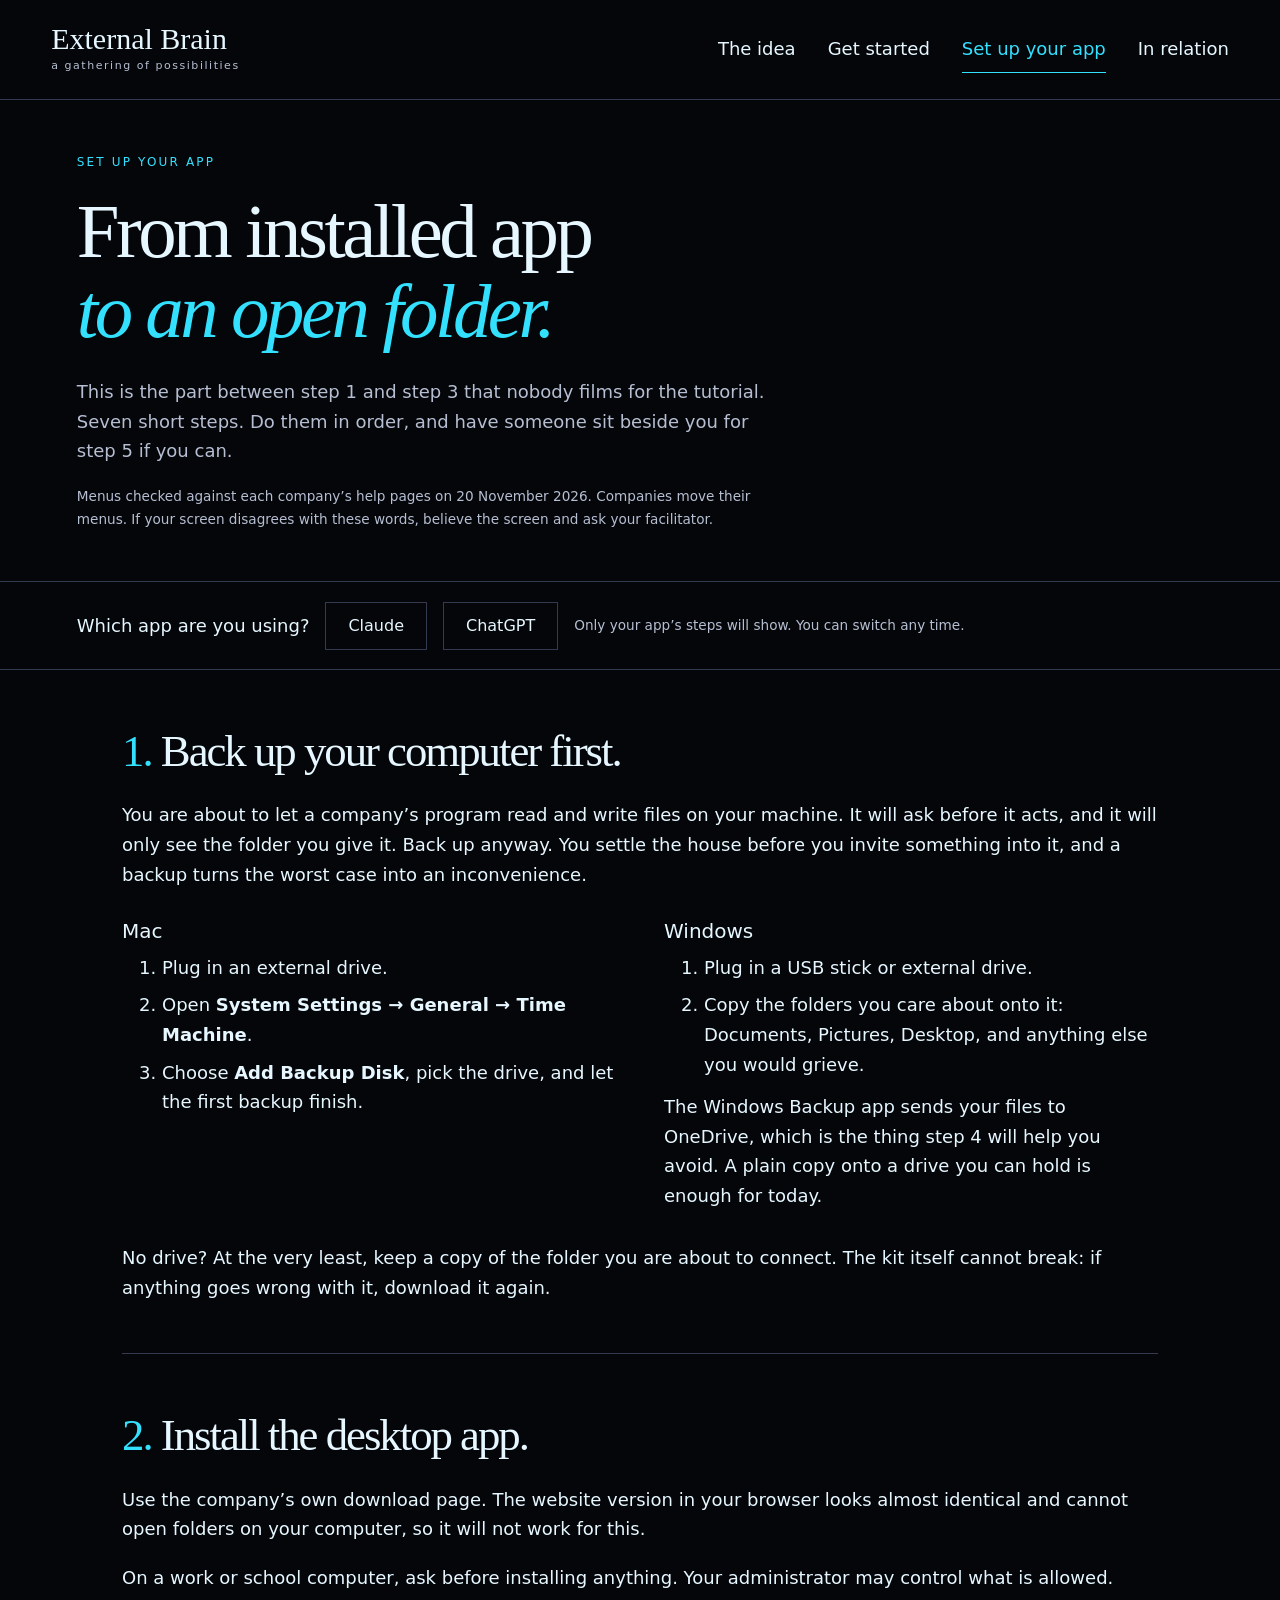
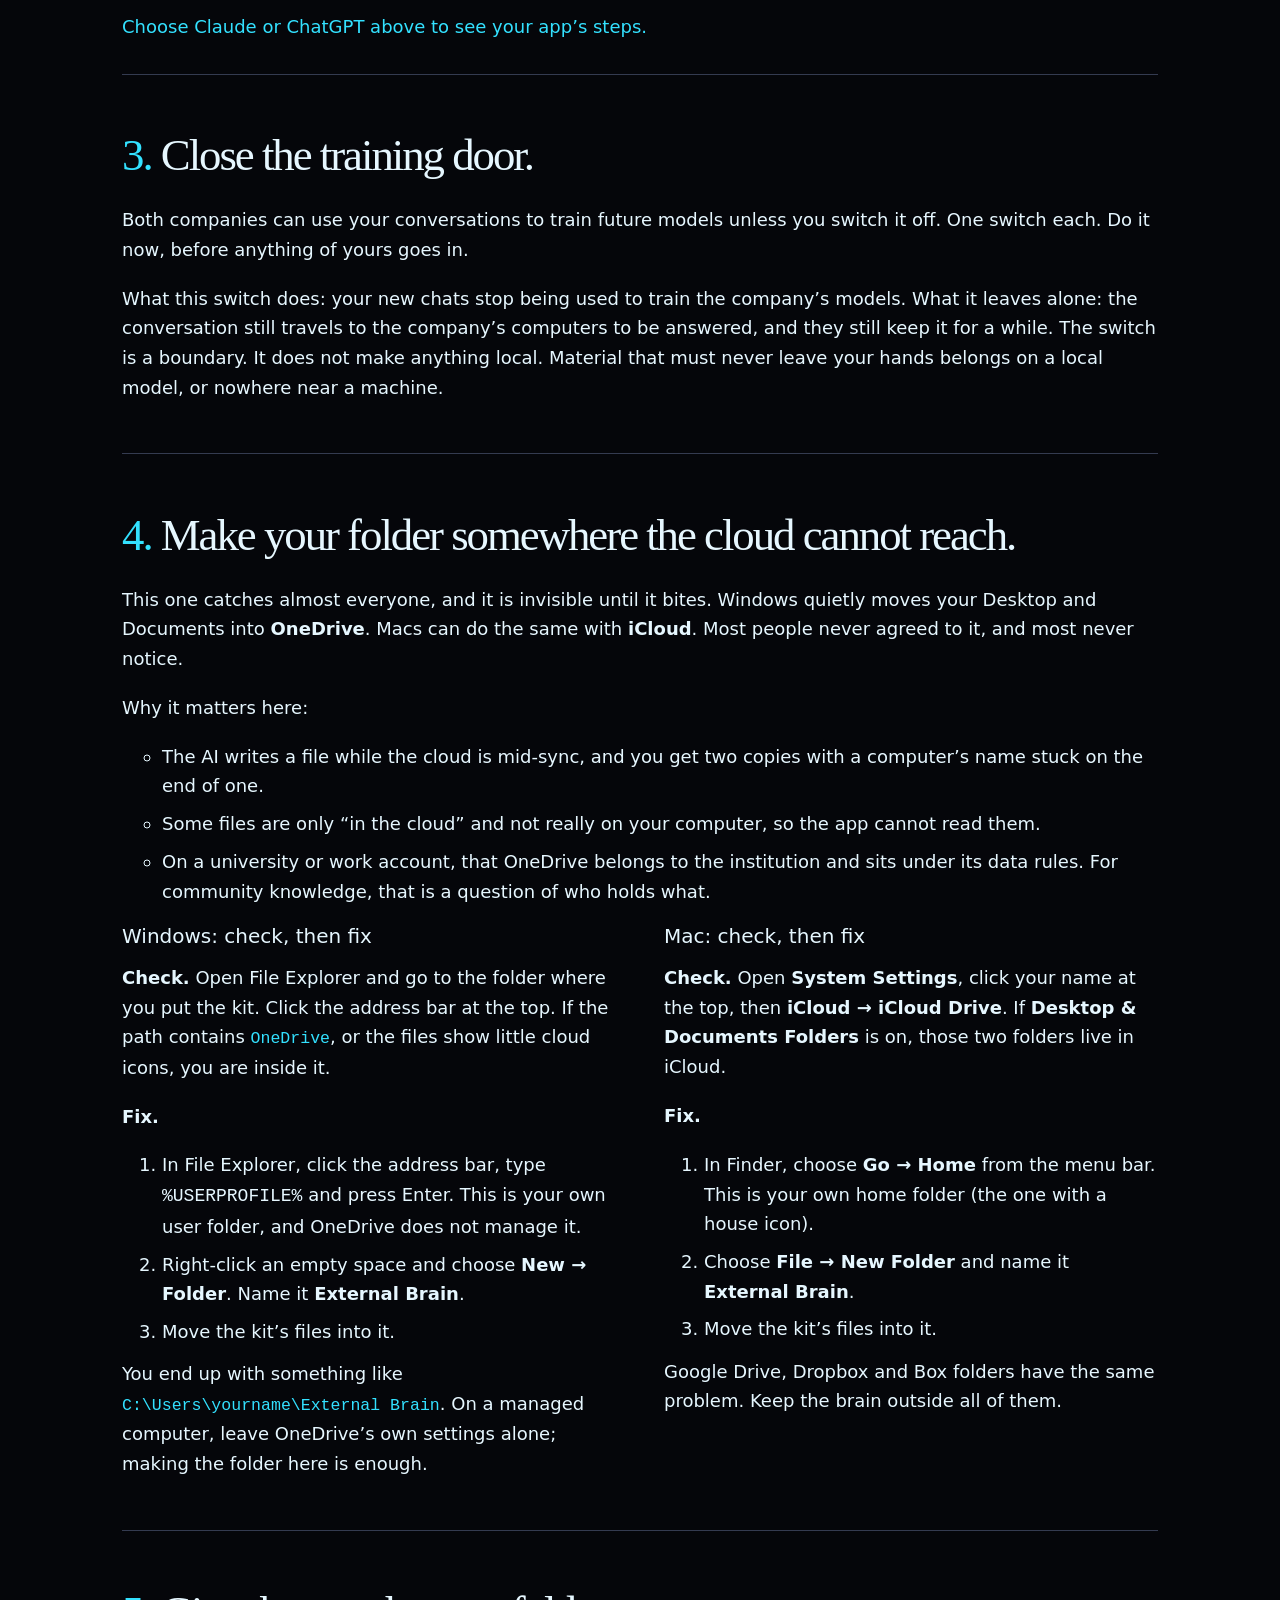
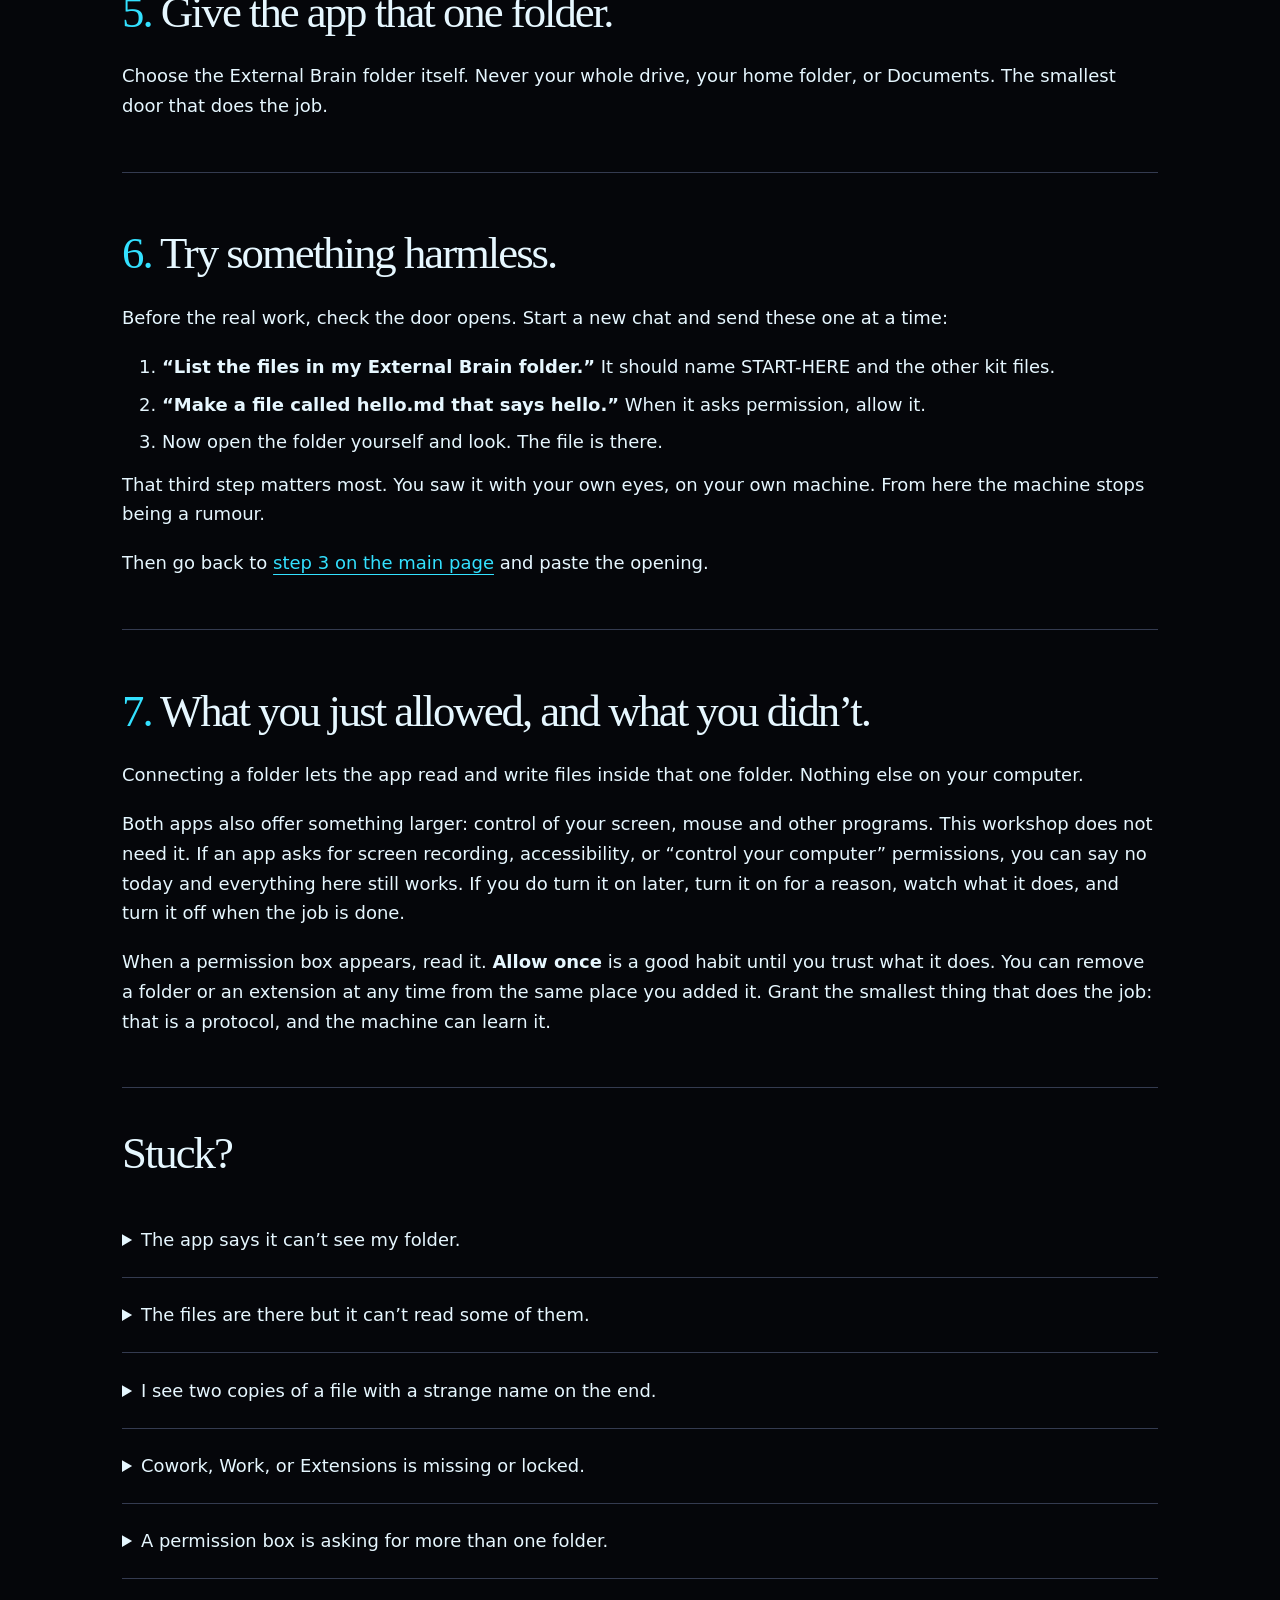
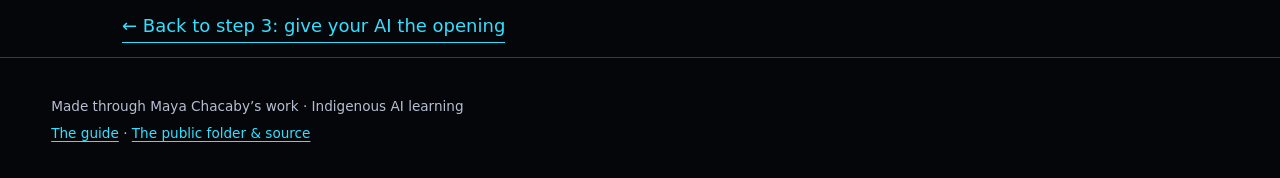
<file: site/setup.html>
<!doctype html>
<html lang="en"><head><meta charset="utf-8"><meta name="viewport" content="width=device-width,initial-scale=1"><meta name="theme-color" content="#05060a"><meta name="description" content="Step by step: set up the Claude or ChatGPT desktop app so it can open your external brain folder, with backups, privacy settings, and the OneDrive trap."><title>Set up your app · External Brain</title><link rel="stylesheet" href="style.css"></head>
<body class="setup"><a class="skip" href="#main">Skip to the steps</a><header><a class="wordmark" href="index.html#idea">External Brain<span> a gathering of possibilities</span></a><nav aria-label="Guide"><a href="index.html#idea">The idea</a><a href="index.html#start">Get started</a><a href="setup.html" aria-current="page">Set up your app</a><a href="index.html#relation">In relation</a></nav></header>
<main id="main">
<section class="section-head"><p class="section-number">SET UP YOUR APP</p><h1>From installed app<br><em>to an open folder.</em></h1><p>This is the part between step 1 and step 3 that nobody films for the tutorial. Seven short steps. Do them in order, and have someone sit beside you for step 5 if you can.</p><p class="checked">Menus checked against each company’s help pages on 20 November 2026. Companies move their menus. If your screen disagrees with these words, believe the screen and ask your facilitator.</p></section>

<div class="picker" role="group" aria-label="Choose your app"><p>Which app are you using?</p><button type="button" data-app="claude" aria-pressed="false">Claude</button><button type="button" data-app="chatgpt" aria-pressed="false">ChatGPT</button><p class="picker-note">Only your app’s steps will show. You can switch any time.</p></div>

<ol class="setup-steps">

<li id="backup"><h2>Back up your computer first.</h2><p>You are about to let a company’s program read and write files on your machine. It will ask before it acts, and it will only see the folder you give it. Back up anyway. You settle the house before you invite something into it, and a backup turns the worst case into an inconvenience.</p><div class="columns"><div><h3>Mac</h3><ol><li>Plug in an external drive.</li><li>Open <strong>System Settings → General → Time Machine</strong>.</li><li>Choose <strong>Add Backup Disk</strong>, pick the drive, and let the first backup finish.</li></ol></div><div><h3>Windows</h3><ol><li>Plug in a USB stick or external drive.</li><li>Copy the folders you care about onto it: Documents, Pictures, Desktop, and anything else you would grieve.</li></ol><p>The Windows Backup app sends your files to OneDrive, which is the thing step 4 will help you avoid. A plain copy onto a drive you can hold is enough for today.</p></div></div><p>No drive? At the very least, keep a copy of the folder you are about to connect. The kit itself cannot break: if anything goes wrong with it, download it again.</p></li>

<li id="install"><h2>Install the desktop app.</h2><p>Use the company’s own download page. The website version in your browser looks almost identical and cannot open folders on your computer, so it will not work for this.</p><div class="app-only app-claude"><p><a class="button" href="https://claude.com/download">Download Claude for desktop</a></p><ol><li>Download the version for your computer (Mac or Windows) and install it.</li><li>Open it and sign in. Type your password only into the app’s own sign-in screen.</li></ol><p>The easiest folder connection in Claude, called <strong>Cowork</strong>, needs a paid plan. On a free plan there is another route in step 5; it works, with one extra click.</p></div><div class="app-only app-chatgpt"><p><a class="button" href="https://chatgpt.com/download/">Download ChatGPT for desktop</a></p><ol><li>Download the version for your computer (Mac or Windows) and install it.</li><li>Open it and sign in. Type your password only into the app’s own sign-in screen.</li></ol><p>Folder work happens in the desktop app’s <strong>Work</strong> mode. What is included depends on your plan; if Work or local folders are locked, tell your facilitator.</p></div><p>On a work or school computer, ask before installing anything. Your administrator may control what is allowed.</p></li>

<li id="privacy"><h2>Close the training door.</h2><p>Both companies can use your conversations to train future models unless you switch it off. One switch each. Do it now, before anything of yours goes in.</p><div class="app-only app-claude"><ol><li>Click your name or initials (bottom left).</li><li>Choose <strong>Settings</strong>, then <strong>Privacy</strong>.</li><li>Turn off <strong>Help improve Claude</strong>.</li></ol></div><div class="app-only app-chatgpt"><ol><li>Click your profile picture or name.</li><li>Choose <strong>Settings</strong>, then <strong>Data controls</strong>.</li><li>Turn off <strong>Improve the model for everyone</strong>.</li></ol></div><p>What this switch does: your new chats stop being used to train the company’s models. What it leaves alone: the conversation still travels to the company’s computers to be answered, and they still keep it for a while. The switch is a boundary. It does not make anything local. Material that must never leave your hands belongs on a local model, or nowhere near a machine.</p></li>

<li id="onedrive"><h2>Make your folder somewhere the cloud cannot reach.</h2><p>This one catches almost everyone, and it is invisible until it bites. Windows quietly moves your Desktop and Documents into <strong>OneDrive</strong>. Macs can do the same with <strong>iCloud</strong>. Most people never agreed to it, and most never notice.</p><p>Why it matters here:</p><ul><li>The AI writes a file while the cloud is mid-sync, and you get two copies with a computer’s name stuck on the end of one.</li><li>Some files are only “in the cloud” and not really on your computer, so the app cannot read them.</li><li>On a university or work account, that OneDrive belongs to the institution and sits under its data rules. For community knowledge, that is a question of who holds what.</li></ul><div class="columns"><div><h3>Windows: check, then fix</h3><p><strong>Check.</strong> Open File Explorer and go to the folder where you put the kit. Click the address bar at the top. If the path contains <code>OneDrive</code>, or the files show little cloud icons, you are inside it.</p><p><strong>Fix.</strong></p><ol><li>In File Explorer, click the address bar, type <code>%USERPROFILE%</code> and press Enter. This is your own user folder, and OneDrive does not manage it.</li><li>Right-click an empty space and choose <strong>New → Folder</strong>. Name it <strong>External Brain</strong>.</li><li>Move the kit’s files into it.</li></ol><p>You end up with something like <code>C:\Users\yourname\External Brain</code>. On a managed computer, leave OneDrive’s own settings alone; making the folder here is enough.</p></div><div><h3>Mac: check, then fix</h3><p><strong>Check.</strong> Open <strong>System Settings</strong>, click your name at the top, then <strong>iCloud → iCloud Drive</strong>. If <strong>Desktop &amp; Documents Folders</strong> is on, those two folders live in iCloud.</p><p><strong>Fix.</strong></p><ol><li>In Finder, choose <strong>Go → Home</strong> from the menu bar. This is your own home folder (the one with a house icon).</li><li>Choose <strong>File → New Folder</strong> and name it <strong>External Brain</strong>.</li><li>Move the kit’s files into it.</li></ol><p>Google Drive, Dropbox and Box folders have the same problem. Keep the brain outside all of them.</p></div></div></li>

<li id="connect"><h2>Give the app that one folder.</h2><div class="app-only app-claude"><h3>Paid plan: Cowork</h3><ol><li>Open the Claude app and switch to <strong>Cowork</strong>.</li><li>Add a folder (or create a project from a folder) and choose your <strong>External Brain</strong> folder.</li><li>If your computer asks whether Claude may access files in that location, allow it.</li></ol><p>Claude can only work in the folders you choose, and it asks before deleting anything. Keep the app open while you work: when it is closed, it cannot reach the folder.</p><h3>Free plan: the Filesystem extension</h3><ol><li>Open <strong>Settings</strong>, then <strong>Extensions</strong>.</li><li>Find <strong>Filesystem</strong> and install it.</li><li>When it asks which folders to allow, choose only your <strong>External Brain</strong> folder.</li><li>Quit Claude completely and open it again.</li></ol></div><div class="app-only app-chatgpt"><ol><li>Open the ChatGPT desktop app and choose <strong>Work</strong> from the mode switcher.</li><li>Open a local folder (from the plus button, or by adding a local project) and choose your <strong>External Brain</strong> folder.</li><li>If your computer asks whether ChatGPT may access files in that location, allow it.</li></ol><p>Work threads that use local files stay on that computer. They will not show up on your phone or the website, and that is expected.</p></div><p>Choose the External Brain folder itself. Never your whole drive, your home folder, or Documents. The smallest door that does the job.</p></li>

<li id="test"><h2>Try something harmless.</h2><p>Before the real work, check the door opens. Start a new chat and send these one at a time:</p><ol><li><strong>“List the files in my External Brain folder.”</strong> It should name START-HERE and the other kit files.</li><li><strong>“Make a file called hello.md that says hello.”</strong> When it asks permission, allow it.</li><li>Now open the folder yourself and look. The file is there.</li></ol><p>That third step matters most. You saw it with your own eyes, on your own machine. From here the machine stops being a rumour.</p><p>Then go back to <a href="index.html#start-conversation">step 3 on the main page</a> and paste the opening.</p></li>

<li id="allowed"><h2>What you just allowed, and what you didn’t.</h2><p>Connecting a folder lets the app read and write files inside that one folder. Nothing else on your computer.</p><p>Both apps also offer something larger: control of your screen, mouse and other programs. This workshop does not need it. If an app asks for screen recording, accessibility, or “control your computer” permissions, you can say no today and everything here still works. If you do turn it on later, turn it on for a reason, watch what it does, and turn it off when the job is done.</p><p>When a permission box appears, read it. <strong>Allow once</strong> is a good habit until you trust what it does. You can remove a folder or an extension at any time from the same place you added it. Grant the smallest thing that does the job: that is a protocol, and the machine can learn it.</p></li>
</ol>

<section class="setup-stuck"><h2>Stuck?</h2><details><summary>The app says it can’t see my folder.</summary><p>Check that you are in the desktop app, not the website. Check that you added the folder (step 5), then quit the app completely and reopen it. Ask: “Which folders can you actually access right now?”</p></details><details><summary>The files are there but it can’t read some of them.</summary><p>You are probably inside OneDrive or iCloud, and those files live in the cloud. Go back to step 4 and make the folder in your own user folder.</p></details><details><summary>I see two copies of a file with a strange name on the end.</summary><p>That is a sync conflict: the cloud and the AI wrote at the same time. Same fix, step 4. Keep whichever copy has what you want, and move the other into a folder called “old”.</p></details><details><summary>Cowork, Work, or Extensions is missing or locked.</summary><p>Update the app to the latest version. Some of these need a paid plan, and on a work or school account your administrator may have turned them off. Tell your facilitator; there is always the slower route of pasting text in and saving replies yourself.</p></details><details><summary>A permission box is asking for more than one folder.</summary><p>Say no, and try again choosing only the External Brain folder. If it insists on more, stop and ask your facilitator.</p></details></section>

<p class="back"><a class="text-link" href="index.html#start-conversation">← Back to step 3: give your AI the opening</a></p>
</main>
<footer><p>Made through Maya Chacaby’s work · Indigenous AI learning</p><p><a href="index.html">The guide</a> · <a href="https://github.com/odehamik/your-external-brain">The public folder &amp; source</a></p></footer>
<script>(function(){var b=document.body,btns=document.querySelectorAll('.picker button');b.classList.add('js');function set(a){b.setAttribute('data-app',a);btns.forEach(function(x){x.setAttribute('aria-pressed',x.dataset.app===a?'true':'false')});try{localStorage.setItem('yeb-app',a)}catch(e){}}btns.forEach(function(x){x.addEventListener('click',function(){set(x.dataset.app)})});var s=null;try{s=localStorage.getItem('yeb-app')}catch(e){}var q=new URLSearchParams(location.search).get('app');if(q==='claude'||q==='chatgpt')s=q;if(s==='claude'||s==='chatgpt')set(s)})();</script>
</body></html>
</file>
<file: site/style.css>
:root{color-scheme:dark;--bg:#05060a;--ink:#e6f7ff;--soft:#b6bfd2;--cyan:#33e1ff;--line:#343b50;--violet:#9b5cff}*{box-sizing:border-box}html{scroll-behavior:auto;scroll-padding-top:2rem}body{margin:0;background:var(--bg);color:var(--ink);font:18px/1.65 system-ui,sans-serif}a{color:var(--cyan);text-underline-offset:.25em}button,a{touch-action:manipulation}button{font:inherit;cursor:pointer}a:focus-visible,button:focus-visible,summary:focus-visible,textarea:focus-visible{outline:3px solid var(--cyan);outline-offset:5px}header{padding:22px 4%;display:flex;justify-content:space-between;align-items:center;border-bottom:1px solid var(--line);gap:2rem}.wordmark{font:30px/1.1 Georgia,serif;color:var(--ink);text-decoration:none}.wordmark span{display:block;font:11px/2 system-ui;letter-spacing:.14em;color:var(--soft)}nav{display:flex;gap:2rem;flex-wrap:wrap}nav a{text-decoration:none;color:var(--ink);padding:8px 0}nav a[aria-current=page]{color:var(--cyan);border-bottom:1px solid var(--cyan)}.preferences{display:flex;justify-content:flex-end;gap:16px;padding:12px 4%;font-size:13px}.preferences button{background:none;color:var(--soft);border:1px solid var(--line);padding:6px 12px}.preferences button[aria-pressed=true]{color:var(--cyan);border-color:var(--cyan)}main{max-width:1600px;margin:auto}section[hidden]{display:none}.hero{position:relative;min-height:540px;display:grid;grid-template-columns:1.2fr 1fr;align-items:center;padding:2rem 4% 3.5rem;overflow:hidden}.hero-copy{position:relative;z-index:1}.cosmos{width:115%;max-width:none;height:auto;margin-left:-10%;mix-blend-mode:screen}h1,h2{font-family:Georgia,'Times New Roman',serif;font-weight:400;line-height:1.05;letter-spacing:-.045em}h1{font-size:clamp(3.2rem,6.9vw,7rem);margin:0 0 1.5rem}h1 em{color:var(--cyan);font-weight:400}h2{font-size:clamp(2rem,3.5vw,3.5rem);margin:1.6rem 0}h3{font-size:1.25rem;line-height:1.4;font-weight:500;margin:.5rem 0}p{margin:.8rem 0 1.2rem}.lead{font-size:clamp(1.3rem,2vw,1.9rem);line-height:1.4}.intro{max-width:32rem;color:var(--soft);font-size:1rem}.actions{display:flex;align-items:center;gap:2rem;flex-wrap:wrap;margin-top:2rem}.button{display:inline-block;text-decoration:none;background:var(--cyan);color:#05060a;border:1px solid var(--cyan);padding:14px 22px;font-weight:650;font-size:1rem;border-radius:2px}.button:hover{background:#a5f1ff}.secondary{background:transparent;color:var(--cyan)}.secondary:hover{background:#092a35}.text-link{text-decoration:none;border-bottom:1px solid;padding-bottom:6px}.arrival{display:grid;grid-template-columns:1.15fr repeat(5,1fr);border-block:1px solid var(--line);padding:2rem 4%;gap:2rem;background:linear-gradient(160deg,#05060a,#0b0713)}.arrival h2{margin:0}.arrival>a{color:var(--ink);text-decoration:none;border-left:1px solid var(--line);padding-left:1.7rem}.arrival>a:hover h3{color:var(--cyan)}.arrival p{font-size:.95rem;color:var(--soft)}.number{font:3rem Georgia;color:var(--cyan)}.reading{max-width:850px;padding:3rem 2rem;margin:auto}.reading p{color:var(--soft)}.section-head{padding:2.5rem 6% 2rem}.section-head h1{font-size:clamp(3rem,6vw,5.8rem)}.section-head>p{max-width:700px;color:var(--soft)}.section-number{color:var(--cyan)!important;letter-spacing:.18em;font-size:.75rem}.steps{display:flex;gap:2rem;flex-wrap:wrap;padding:1rem 6%;border-block:1px solid var(--line)}#start>article{max-width:1100px;margin:0 auto;padding:2rem;border-bottom:1px solid var(--line);scroll-margin-top:1rem}.columns{display:grid;grid-template-columns:1fr 1fr;gap:3rem}.columns>div{min-width:0}.downloads{padding:1rem 0 2rem}.downloads>div{border-top:1px solid var(--cyan);padding-top:1rem}details{border-bottom:1px solid var(--line);padding:1rem 0}summary{cursor:pointer;font-size:1.12rem;color:var(--ink);padding:.4rem 0}details p,details li{color:var(--soft)}textarea{width:100%;background:#0b101b;border:1px solid var(--line);color:var(--ink);padding:1rem;font:1rem/1.6 system-ui;margin-top:.7rem;resize:vertical}#copy-status{color:var(--cyan);min-height:1.5em}.stack{list-style:none;padding:0;counter-reset:layer}.stack li{counter-increment:layer;border-top:1px solid var(--line);padding:1.2rem 0 1.2rem 3rem;position:relative}.stack li:before{content:counter(layer,decimal-leading-zero);position:absolute;left:0;color:var(--cyan);font-family:Georgia}.stack strong,.stack span{display:block}.stack span{color:var(--soft)}.possibilities{display:grid;grid-template-columns:1fr 1fr;gap:2rem 4rem;padding:0 6%}.possibilities article{border-top:1px solid var(--line);padding-top:1rem}.possibilities p{color:var(--soft)}blockquote{margin:1rem 0;padding-left:1rem;border-left:2px solid var(--violet);font-size:1rem}.faq{padding-top:0}footer{border-top:1px solid var(--line);padding:2rem 4%;font-size:.85rem;color:var(--soft)}footer p{margin:.3rem 0}.fine{font-size:.75rem}.skip{position:absolute;left:1rem;top:-100px;background:var(--bg);z-index:10;padding:1rem}.skip:focus{top:0}body.large{font-size:23px}body.large .intro,body.large .arrival p,body.large blockquote,body.large .button{font-size:1.2rem}body.plain .cosmos{opacity:.35}@media(min-width:1600px){.hero{min-height:650px}}@media(max-width:800px){header{align-items:flex-start;flex-direction:column;gap:1rem}nav{gap:1.4rem;font-size:.95rem}.hero{grid-template-columns:1fr;min-height:0;padding:1.5rem 6% 2rem}.hero-copy{max-width:100%}.cosmos{width:85%;margin:-1rem auto -2rem;max-height:360px;object-fit:contain;order:2}.hero h1{font-size:clamp(3rem,10vw,5rem)}.arrival{grid-template-columns:1fr 1fr}.arrival>a{padding-left:1rem}.arrival h2{font-size:2.5rem}.columns,.possibilities{grid-template-columns:1fr;gap:1.5rem}.section-head{padding-top:2rem}.section-head h1{font-size:clamp(2.8rem,9vw,5rem)}.steps{gap:.8rem;flex-direction:column}#start>article,.reading{padding:1.5rem}.actions{gap:1.5rem}.preferences{justify-content:flex-start;padding-left:6%}}@media(max-width:420px){.arrival{grid-template-columns:1fr}.arrival>a{border-left:0;border-top:1px solid var(--line);padding:1rem 0 0}.arrival h2 br{display:none}.button{width:100%;text-align:center}.cosmos{max-height:280px}nav{gap:1rem}.wordmark{font-size:27px}}@media print{body{background:white;color:black}section[hidden]{display:block!important}header,.preferences,.cosmos,.skip{display:none}a,p,.reading p,details p{color:black!important}.hero{display:block;min-height:0}h1{font-size:40px}h2{font-size:28px}details{break-inside:avoid}}

h1,h2{text-wrap:balance}a:hover{color:#b7f5ff}.button:hover{color:#05060a}body{padding-bottom:env(safe-area-inset-bottom)}.hero-copy{min-width:0}@media(min-width:801px){.cosmos{max-height:510px;object-fit:contain}.hero{min-height:0;padding-top:1rem;padding-bottom:2rem}}
.plain-only{display:none}body.plain .plain-only{display:block}body.plain .adv{display:none!important}.plain-box{border-left:3px solid var(--cyan);padding:1rem 1.5rem;margin:1.5rem 0;background:#0b101b}.plain-box p,.plain-box li{color:var(--ink)}.plain-box ol{padding-left:1.4rem}.plain-box li{margin:.55rem 0}.plain-intro{max-width:1100px;margin:1.5rem auto}body.plain .arrival{grid-template-columns:1.15fr repeat(4,1fr)}@media(max-width:800px){body.plain .arrival{grid-template-columns:1fr 1fr}.plain-intro{margin:1rem 6%}}pre{background:#0b101b;border:1px solid var(--line);padding:1rem 1.2rem;overflow-x:auto;font-size:.85rem;line-height:1.5}pre code{color:var(--ink);font-family:ui-monospace,Menlo,Consolas,monospace}p code,article code{color:var(--cyan);font-size:.92em}#relation .possibilities{margin-bottom:1rem}@media(min-width:801px) and (max-width:1250px){.arrival,body.plain .arrival{grid-template-columns:repeat(3,1fr)}.arrival h2{grid-column:1/-1}}.setup .checked{font-size:.85rem;color:var(--soft)}.picker{display:flex;flex-wrap:wrap;align-items:center;gap:1rem;padding:1.2rem 6%;border-block:1px solid var(--line);position:sticky;top:0;background:var(--bg);z-index:5}.picker p{margin:0}.picker button{background:none;color:var(--ink);border:1px solid var(--line);padding:10px 22px;font-size:1rem}.picker button[aria-pressed=true]{background:var(--cyan);color:#05060a;border-color:var(--cyan)}.picker .picker-note{font-size:.85rem;color:var(--soft)}body.js:not([data-app]) .app-only{display:none}body[data-app=claude] .app-chatgpt,body[data-app=chatgpt] .app-claude{display:none}body.js:not([data-app]) .setup-steps li#install:after{content:"Choose Claude or ChatGPT above to see your app’s steps.";display:block;color:var(--cyan);margin-top:1rem}.setup-steps{max-width:1100px;margin:0 auto;padding:0 2rem;list-style:none;counter-reset:s}.setup-steps>li{counter-increment:s;border-bottom:1px solid var(--line);padding:2rem 0;scroll-margin-top:5rem}.setup-steps>li>h2:before{content:counter(s) ". ";color:var(--cyan)}.app-only{border-left:3px solid var(--cyan);padding:.6rem 1.5rem;margin:1.2rem 0;background:#0b101b}.app-only li,.app-only p{color:var(--ink)}.setup-steps li li{margin:.5rem 0}.setup-stuck,.back{max-width:1100px;margin:0 auto;padding:1rem 2rem}.plain-box .setup-link,.setup-link{display:block;margin-top:1rem;font-weight:600}@media(max-width:800px){.setup-steps{padding:0 6%}.picker{position:static}}@media print{.picker{display:none}.app-only{border:0;background:none}}
</file>
